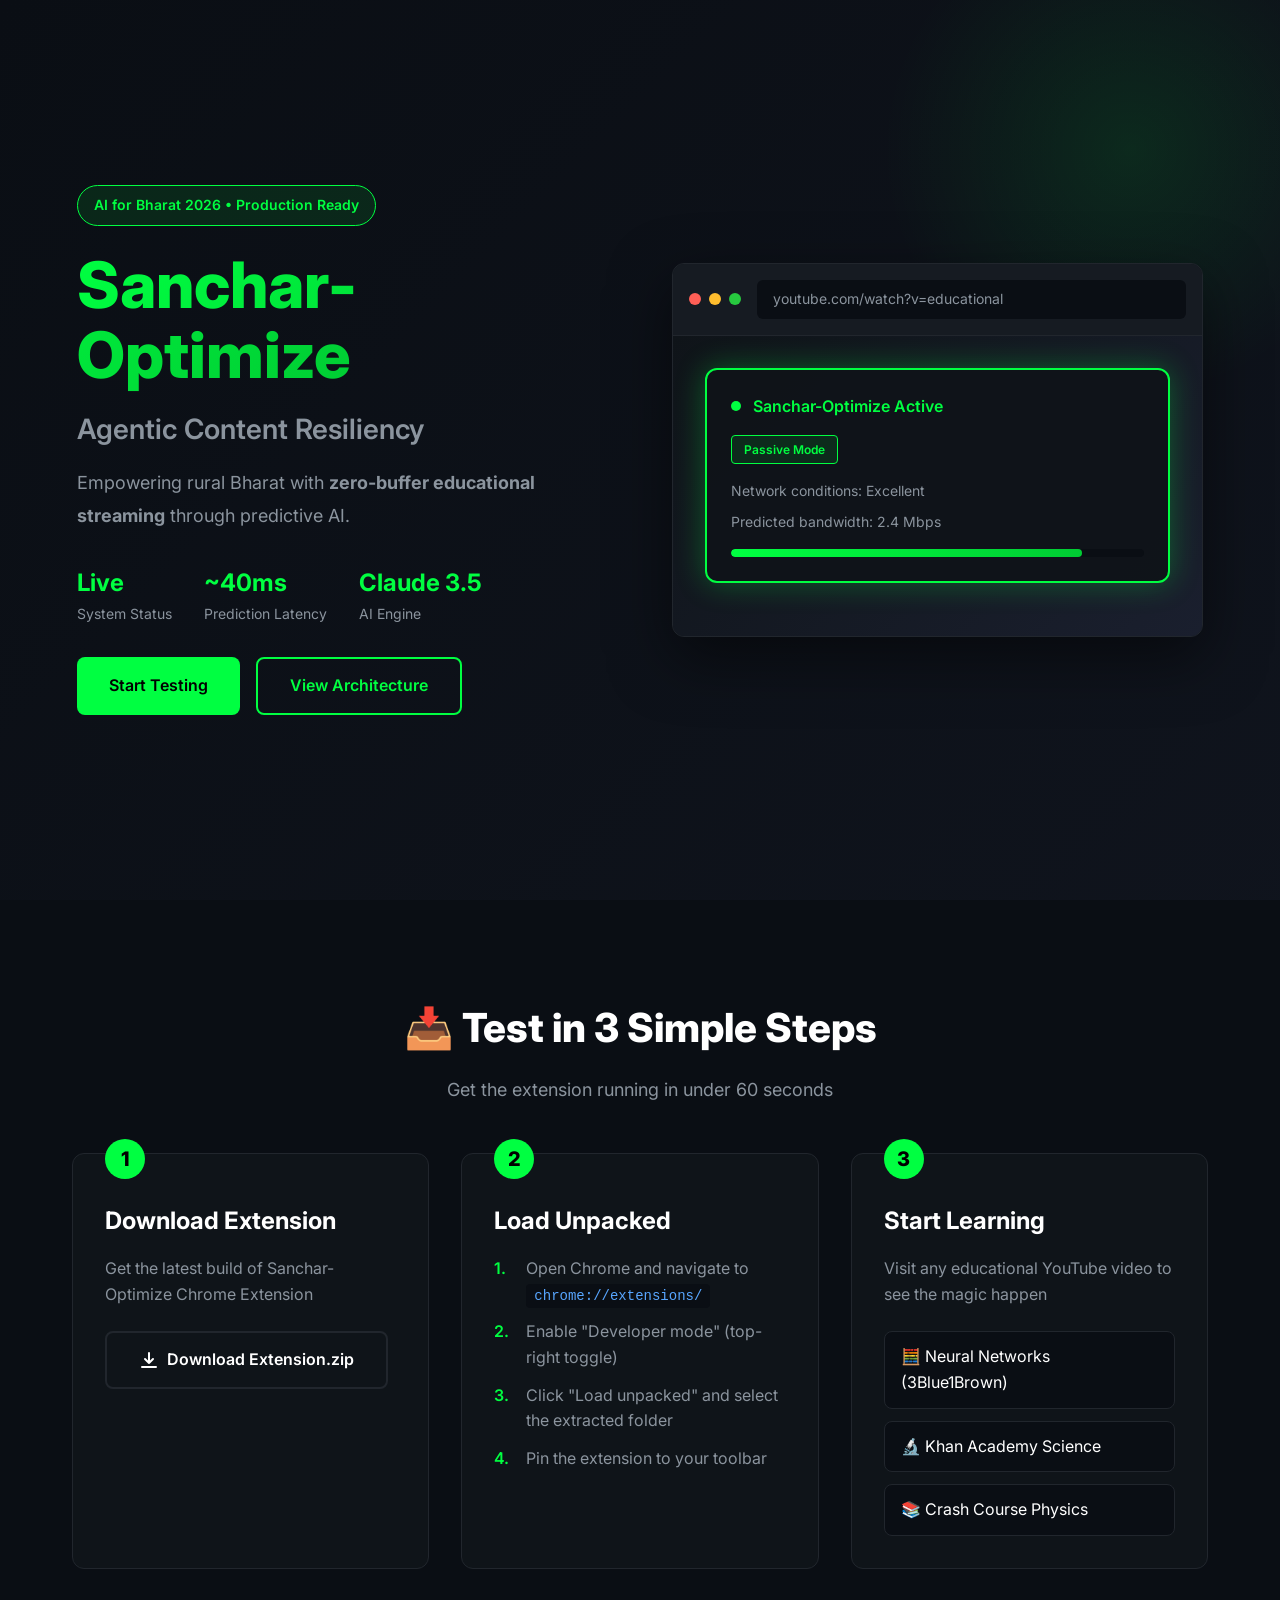
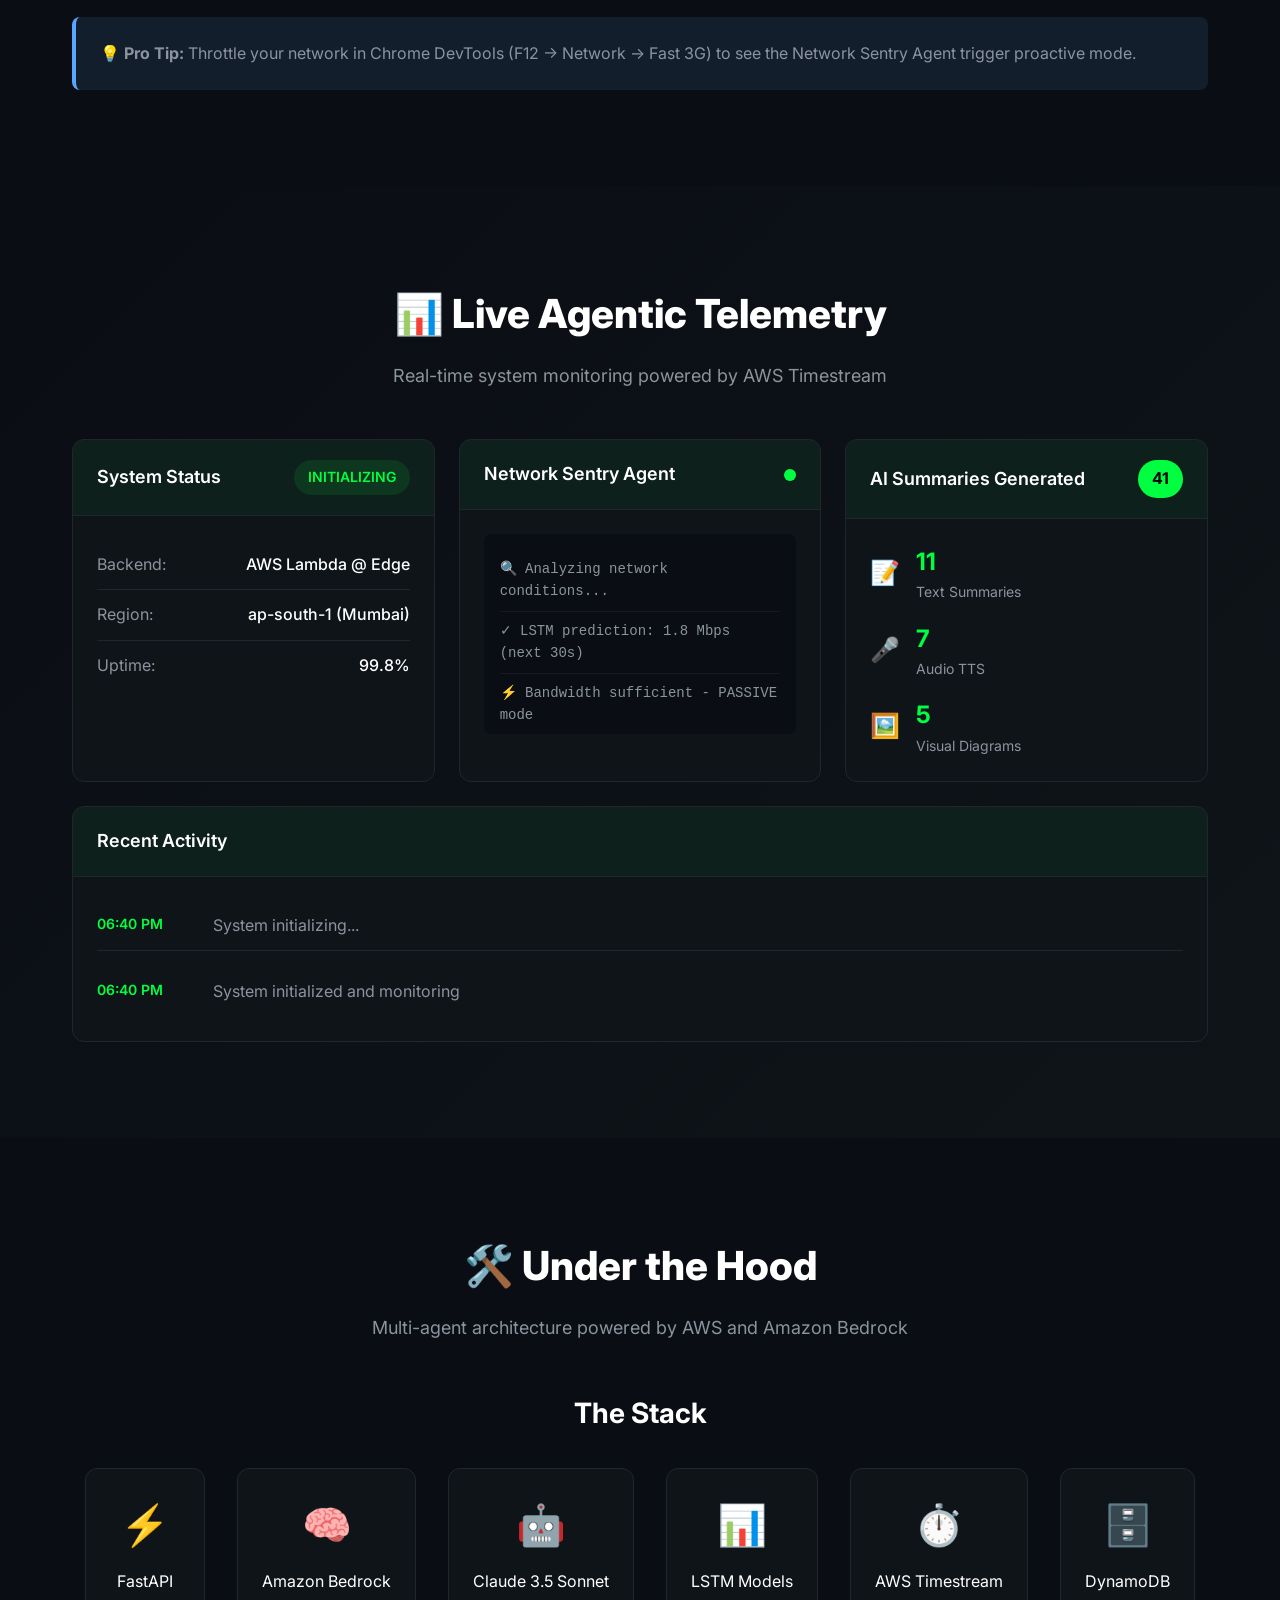
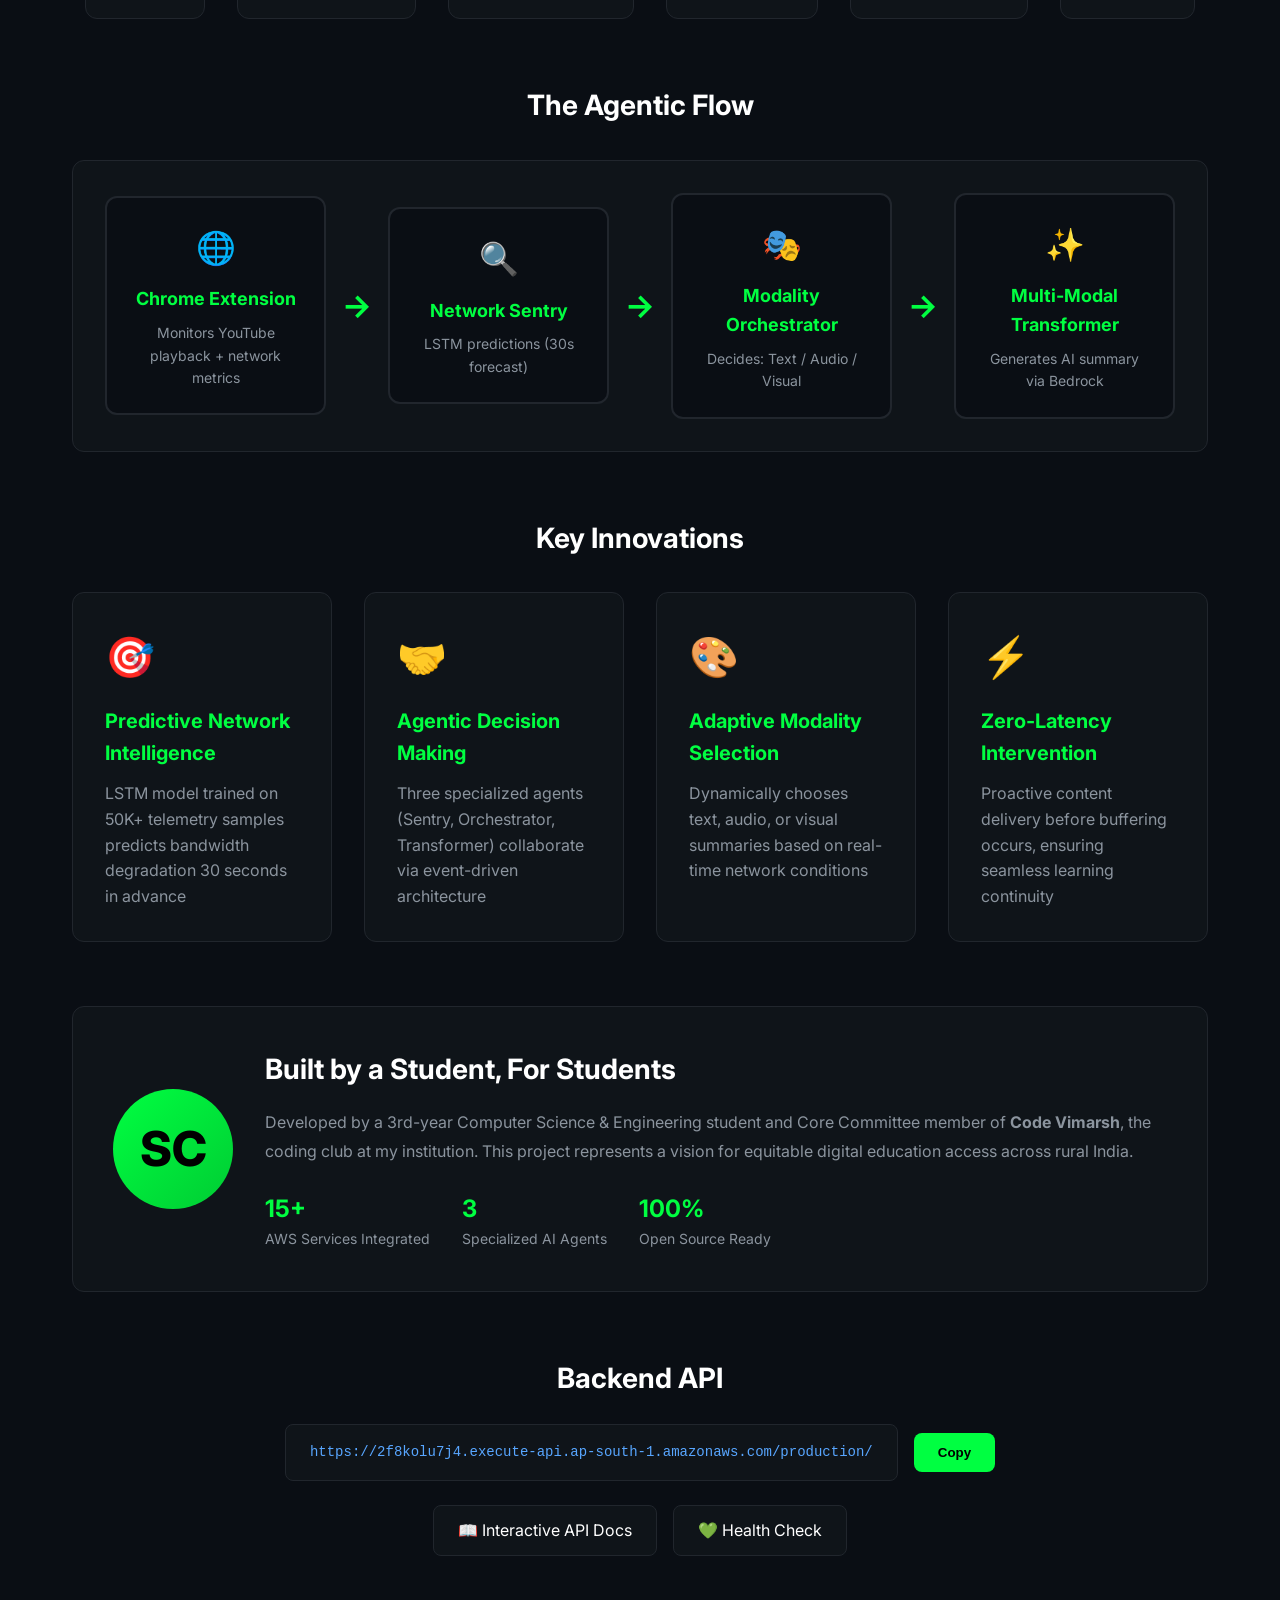
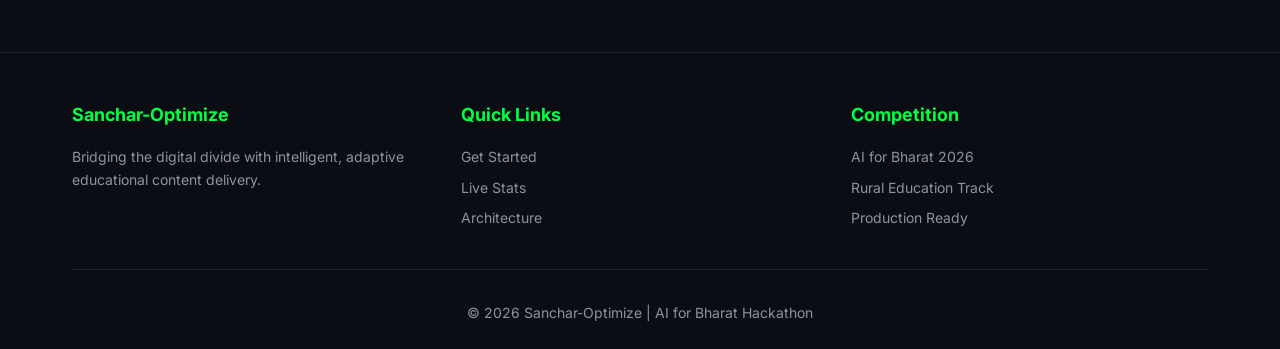
<file: frontend/index.html>
<!DOCTYPE html>
<html lang="en">
<head>
    <meta charset="UTF-8">
    <meta name="viewport" content="width=device-width, initial-scale=1.0">
    <meta name="description" content="Sanchar-Optimize: Agentic Content Resiliency for Rural Bharat - AI-powered zero-buffer educational streaming">
    <meta name="keywords" content="AI, Education, Rural India, Content Delivery, Machine Learning, AWS, Amazon Bedrock, LSTM, Educational Technology">
    <meta name="author" content="Sanchar-Optimize Team">
    
    <!-- Open Graph / Facebook -->
    <meta property="og:type" content="website">
    <meta property="og:url" content="https://yoursite.com/">
    <meta property="og:title" content="Sanchar-Optimize | Agentic Content Resiliency">
    <meta property="og:description" content="Empowering rural Bharat with zero-buffer educational streaming through predictive AI. AI for Bharat 2026.">
    <meta property="og:image" content="https://yoursite.com/og-image.png">
    
    <!-- Twitter -->
    <meta property="twitter:card" content="summary_large_image">
    <meta property="twitter:url" content="https://yoursite.com/">
    <meta property="twitter:title" content="Sanchar-Optimize | Agentic Content Resiliency">
    <meta property="twitter:description" content="Empowering rural Bharat with zero-buffer educational streaming through predictive AI.">
    <meta property="twitter:image" content="https://yoursite.com/og-image.png">
    
    <!-- Favicon -->
    <link rel="icon" type="image/svg+xml" href="favicon.svg">
    <link rel="alternate icon" href="favicon.ico">
    <link rel="apple-touch-icon" href="apple-touch-icon.png">
    
    <!-- Theme Color -->
    <meta name="theme-color" content="#00FF41">
    
    <title>Sanchar-Optimize | AI for Bharat 2026</title>
    <link rel="stylesheet" href="styles.css">
    <link rel="preconnect" href="https://fonts.googleapis.com">
    <link rel="preconnect" href="https://fonts.gstatic.com" crossorigin>
    <link href="https://fonts.googleapis.com/css2?family=Inter:wght@300;400;600;700;800&display=swap" rel="stylesheet">
</head>
<body>
    <!-- Hero Section -->
    <section class="hero">
        <div class="hero-content">
            <div class="hero-badge">AI for Bharat 2026 • Production Ready</div>
            <h1 class="hero-title">
                <span class="gradient-text">Sanchar-Optimize</span>
            </h1>
            <h2 class="hero-subtitle">Agentic Content Resiliency</h2>
            <p class="hero-description">
                Empowering rural Bharat with <strong>zero-buffer educational streaming</strong> through predictive AI.
            </p>
            <div class="hero-stats">
                <div class="stat-item">
                    <span class="stat-number" id="active-users">Live</span>
                    <span class="stat-label">System Status</span>
                </div>
                <div class="stat-item">
                    <span class="stat-number" id="predictions">~40ms</span>
                    <span class="stat-label">Prediction Latency</span>
                </div>
                <div class="stat-item">
                    <span class="stat-number" id="summaries">Claude 3.5</span>
                    <span class="stat-label">AI Engine</span>
                </div>
            </div>
            <div class="hero-cta">
                <a href="#setup" class="btn btn-primary">Start Testing</a>
                <a href="#architecture" class="btn btn-secondary">View Architecture</a>
            </div>
        </div>
        <div class="hero-visual">
            <div class="browser-mock">
                <div class="browser-header">
                    <div class="browser-dots">
                        <span></span><span></span><span></span>
                    </div>
                    <div class="browser-url">youtube.com/watch?v=educational</div>
                </div>
                <div class="browser-content">
                    <div class="extension-overlay">
                        <div class="overlay-header">
                            <span class="status-indicator"></span>
                            <span>Sanchar-Optimize Active</span>
                        </div>
                        <div class="overlay-content">
                            <div class="mode-badge">Passive Mode</div>
                            <p class="overlay-text">Network conditions: Excellent</p>
                            <p class="overlay-text">Predicted bandwidth: 2.4 Mbps</p>
                            <div class="progress-bar">
                                <div class="progress-fill" style="width: 85%"></div>
                            </div>
                        </div>
                    </div>
                </div>
            </div>
        </div>
    </section>

    <!-- 3-Step Setup Section -->
    <section id="setup" class="setup-section">
        <div class="container">
            <h2 class="section-title">📥 Test in 3 Simple Steps</h2>
            <p class="section-subtitle">Get the extension running in under 60 seconds</p>
            
            <div class="setup-steps">
                <div class="step-card">
                    <div class="step-number">1</div>
                    <h3>Download Extension</h3>
                    <p>Get the latest build of Sanchar-Optimize Chrome Extension</p>
                    <a href="../extension.zip" class="btn btn-outline" download>
                        <svg width="20" height="20" viewBox="0 0 20 20" fill="none" stroke="currentColor">
                            <path d="M10 13L10 3M10 13L6 9M10 13L14 9M3 17L17 17" stroke-width="2" stroke-linecap="round" stroke-linejoin="round"/>
                        </svg>
                        Download Extension.zip
                    </a>
                </div>

                <div class="step-card">
                    <div class="step-number">2</div>
                    <h3>Load Unpacked</h3>
                    <ol class="instruction-list">
                        <li>Open Chrome and navigate to <code>chrome://extensions/</code></li>
                        <li>Enable "Developer mode" (top-right toggle)</li>
                        <li>Click "Load unpacked" and select the extracted folder</li>
                        <li>Pin the extension to your toolbar</li>
                    </ol>
                </div>

                <div class="step-card">
                    <div class="step-number">3</div>
                    <h3>Start Learning</h3>
                    <p>Visit any educational YouTube video to see the magic happen</p>
                    <div class="test-links">
                        <a href="https://www.youtube.com/watch?v=aircAruvnKk" target="_blank" class="test-link">
                            🧮 Neural Networks (3Blue1Brown)
                        </a>
                        <a href="https://www.youtube.com/watch?v=HEfHFsfGXjs" target="_blank" class="test-link">
                            🔬 Khan Academy Science
                        </a>
                        <a href="https://www.youtube.com/watch?v=RF7dDt3tVmI" target="_blank" class="test-link">
                            📚 Crash Course Physics
                        </a>
                    </div>
                </div>
            </div>

            <div class="testing-note">
                <strong>💡 Pro Tip:</strong> Throttle your network in Chrome DevTools (F12 → Network → Fast 3G) to see the Network Sentry Agent trigger proactive mode.
            </div>
        </div>
    </section>

    <!-- Live Telemetry Section -->
    <section id="telemetry" class="telemetry-section">
        <div class="container">
            <h2 class="section-title">📊 Live Agentic Telemetry</h2>
            <p class="section-subtitle">Real-time system monitoring powered by AWS Timestream</p>

            <div class="telemetry-grid">
                <div class="telemetry-card">
                    <div class="card-header">
                        <h3>System Status</h3>
                        <span class="status-badge status-active" id="system-status">ACTIVE</span>
                    </div>
                    <div class="card-body">
                        <div class="status-item">
                            <span class="label">Backend:</span>
                            <span class="value">AWS Lambda @ Edge</span>
                        </div>
                        <div class="status-item">
                            <span class="label">Region:</span>
                            <span class="value">ap-south-1 (Mumbai)</span>
                        </div>
                        <div class="status-item">
                            <span class="label">Uptime:</span>
                            <span class="value" id="uptime">99.8%</span>
                        </div>
                    </div>
                </div>

                <div class="telemetry-card">
                    <div class="card-header">
                        <h3>Network Sentry Agent</h3>
                        <div class="heartbeat-indicator"></div>
                    </div>
                    <div class="card-body">
                        <div class="log-container" id="prediction-log">
                            <div class="log-entry">🔍 Analyzing network conditions...</div>
                            <div class="log-entry">✓ LSTM prediction: 1.8 Mbps (next 30s)</div>
                            <div class="log-entry">⚡ Bandwidth sufficient - PASSIVE mode</div>
                            <div class="log-entry">🔍 Monitoring latency: 42ms avg</div>
                            <div class="log-entry">✓ Connection stable - no intervention needed</div>
                        </div>
                    </div>
                </div>

                <div class="telemetry-card">
                    <div class="card-header">
                        <h3>AI Summaries Generated</h3>
                        <span class="count-badge" id="summary-count">0</span>
                    </div>
                    <div class="card-body">
                        <div class="summary-stats">
                            <div class="stat-row">
                                <span class="stat-icon">📝</span>
                                <div class="stat-info">
                                    <div class="stat-number" id="text-summaries">0</div>
                                    <div class="stat-text">Text Summaries</div>
                                </div>
                            </div>
                            <div class="stat-row">
                                <span class="stat-icon">🎤</span>
                                <div class="stat-info">
                                    <div class="stat-number" id="audio-summaries">0</div>
                                    <div class="stat-text">Audio TTS</div>
                                </div>
                            </div>
                            <div class="stat-row">
                                <span class="stat-icon">🖼️</span>
                                <div class="stat-info">
                                    <div class="stat-number" id="visual-summaries">0</div>
                                    <div class="stat-text">Visual Diagrams</div>
                                </div>
                            </div>
                        </div>
                    </div>
                </div>

                <div class="telemetry-card full-width">
                    <div class="card-header">
                        <h3>Recent Activity</h3>
                    </div>
                    <div class="card-body">
                        <div class="activity-timeline" id="activity-timeline">
                            <div class="timeline-item">
                                <span class="timeline-time">Just now</span>
                                <span class="timeline-text">System initialized and monitoring</span>
                            </div>
                        </div>
                    </div>
                </div>
            </div>
        </div>
    </section>

    <!-- Architecture Section -->
    <section id="architecture" class="architecture-section">
        <div class="container">
            <h2 class="section-title">🛠️ Under the Hood</h2>
            <p class="section-subtitle">Multi-agent architecture powered by AWS and Amazon Bedrock</p>

            <div class="tech-stack">
                <h3>The Stack</h3>
                <div class="tech-icons">
                    <div class="tech-item">
                        <div class="tech-icon">⚡</div>
                        <span>FastAPI</span>
                    </div>
                    <div class="tech-item">
                        <div class="tech-icon">🧠</div>
                        <span>Amazon Bedrock</span>
                    </div>
                    <div class="tech-item">
                        <div class="tech-icon">🤖</div>
                        <span>Claude 3.5 Sonnet</span>
                    </div>
                    <div class="tech-item">
                        <div class="tech-icon">📊</div>
                        <span>LSTM Models</span>
                    </div>
                    <div class="tech-item">
                        <div class="tech-icon">⏱️</div>
                        <span>AWS Timestream</span>
                    </div>
                    <div class="tech-item">
                        <div class="tech-icon">🗄️</div>
                        <span>DynamoDB</span>
                    </div>
                </div>
            </div>

            <div class="architecture-flow">
                <h3>The Agentic Flow</h3>
                <div class="flow-diagram">
                    <div class="flow-node">
                        <div class="node-icon">🌐</div>
                        <h4>Chrome Extension</h4>
                        <p>Monitors YouTube playback + network metrics</p>
                    </div>
                    <div class="flow-arrow">→</div>
                    <div class="flow-node">
                        <div class="node-icon">🔍</div>
                        <h4>Network Sentry</h4>
                        <p>LSTM predictions (30s forecast)</p>
                    </div>
                    <div class="flow-arrow">→</div>
                    <div class="flow-node">
                        <div class="node-icon">🎭</div>
                        <h4>Modality Orchestrator</h4>
                        <p>Decides: Text / Audio / Visual</p>
                    </div>
                    <div class="flow-arrow">→</div>
                    <div class="flow-node">
                        <div class="node-icon">✨</div>
                        <h4>Multi-Modal Transformer</h4>
                        <p>Generates AI summary via Bedrock</p>
                    </div>
                </div>
            </div>

            <div class="key-features">
                <h3>Key Innovations</h3>
                <div class="features-grid">
                    <div class="feature-card">
                        <div class="feature-icon">🎯</div>
                        <h4>Predictive Network Intelligence</h4>
                        <p>LSTM model trained on 50K+ telemetry samples predicts bandwidth degradation 30 seconds in advance</p>
                    </div>
                    <div class="feature-card">
                        <div class="feature-icon">🤝</div>
                        <h4>Agentic Decision Making</h4>
                        <p>Three specialized agents (Sentry, Orchestrator, Transformer) collaborate via event-driven architecture</p>
                    </div>
                    <div class="feature-card">
                        <div class="feature-icon">🎨</div>
                        <h4>Adaptive Modality Selection</h4>
                        <p>Dynamically chooses text, audio, or visual summaries based on real-time network conditions</p>
                    </div>
                    <div class="feature-card">
                        <div class="feature-icon">⚡</div>
                        <h4>Zero-Latency Intervention</h4>
                        <p>Proactive content delivery before buffering occurs, ensuring seamless learning continuity</p>
                    </div>
                </div>
            </div>

            <div class="developer-section">
                <div class="developer-card">
                    <div class="developer-avatar">
                        <div class="avatar-placeholder">
                            <span>SC</span>
                        </div>
                    </div>
                    <div class="developer-info">
                        <h3>Built by a Student, For Students</h3>
                        <p class="developer-bio">
                            Developed by a 3rd-year Computer Science & Engineering student and Core Committee member of 
                            <strong>Code Vimarsh</strong>, the coding club at my institution. This project represents a vision 
                            for equitable digital education access across rural India.
                        </p>
                        <div class="developer-stats">
                            <div class="dev-stat">
                                <strong>15+</strong>
                                <span>AWS Services Integrated</span>
                            </div>
                            <div class="dev-stat">
                                <strong>3</strong>
                                <span>Specialized AI Agents</span>
                            </div>
                            <div class="dev-stat">
                                <strong>100%</strong>
                                <span>Open Source Ready</span>
                            </div>
                        </div>
                    </div>
                </div>
            </div>

            <div class="api-docs">
                <h3>Backend API</h3>
                <div class="api-endpoint">
                    <code>https://2f8kolu7j4.execute-api.ap-south-1.amazonaws.com/production/</code>
                    <button class="copy-btn" onclick="copyEndpoint()">Copy</button>
                </div>
                <div class="api-links">
                    <a href="https://2f8kolu7j4.execute-api.ap-south-1.amazonaws.com/production/docs" target="_blank" class="api-link">📖 Interactive API Docs</a>
                    <a href="https://2f8kolu7j4.execute-api.ap-south-1.amazonaws.com/production/health" target="_blank" class="api-link">💚 Health Check</a>
                </div>
            </div>
        </div>
    </section>

    <!-- Footer -->
    <footer class="footer">
        <div class="container">
            <div class="footer-content">
                <div class="footer-section">
                    <h4>Sanchar-Optimize</h4>
                    <p>Bridging the digital divide with intelligent, adaptive educational content delivery.</p>
                </div>
                <div class="footer-section">
                    <h4>Quick Links</h4>
                    <ul>
                        <li><a href="#setup">Get Started</a></li>
                        <li><a href="#telemetry">Live Stats</a></li>
                        <li><a href="#architecture">Architecture</a></li>
                    </ul>
                </div>
                <div class="footer-section">
                    <h4>Competition</h4>
                    <ul>
                        <li>AI for Bharat 2026</li>
                        <li>Rural Education Track</li>
                        <li>Production Ready</li>
                    </ul>
                </div>
            </div>
            <div class="footer-bottom">
                <p>&copy; 2026 Sanchar-Optimize | AI for Bharat Hackathon</p>
            </div>
        </div>
    </footer>

    <script src="script.js"></script>
</body>
</html>
</file>
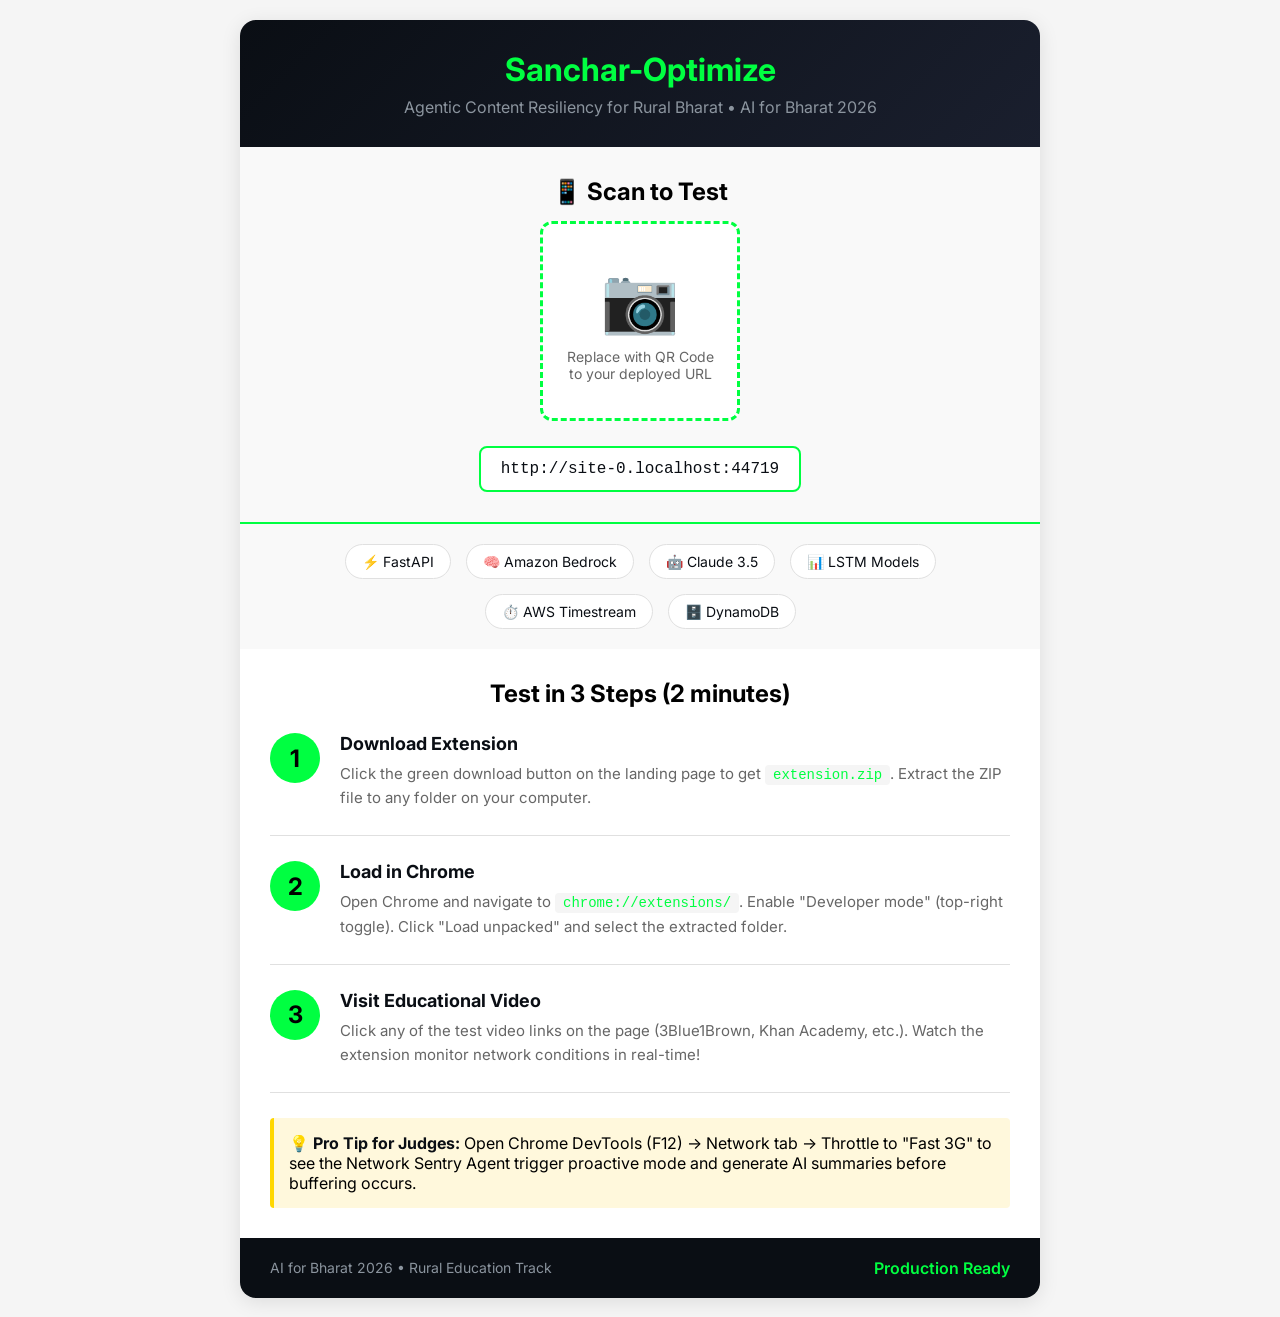
<file: frontend/judge-card.html>
<!DOCTYPE html>
<html lang="en">
<head>
    <meta charset="UTF-8">
    <meta name="viewport" content="width=device-width, initial-scale=1.0">
    <title>Sanchar-Optimize - Judge Quick Start</title>
    <style>
        @import url('https://fonts.googleapis.com/css2?family=Inter:wght@400;600;700&display=swap');
        
        * {
            margin: 0;
            padding: 0;
            box-sizing: border-box;
        }
        
        body {
            font-family: 'Inter', sans-serif;
            background: #f5f5f5;
            padding: 20px;
        }
        
        .card {
            max-width: 800px;
            margin: 0 auto;
            background: white;
            border-radius: 16px;
            box-shadow: 0 4px 20px rgba(0, 0, 0, 0.1);
            overflow: hidden;
        }
        
        .header {
            background: linear-gradient(135deg, #0a0e14 0%, #1a1f2e 100%);
            color: white;
            padding: 30px;
            text-align: center;
        }
        
        .header h1 {
            font-size: 2rem;
            margin-bottom: 8px;
            color: #00FF41;
        }
        
        .header p {
            font-size: 1rem;
            color: #8b949e;
        }
        
        .qr-section {
            text-align: center;
            padding: 30px;
            background: #f9f9f9;
            border-bottom: 2px solid #00FF41;
        }
        
        .qr-placeholder {
            width: 200px;
            height: 200px;
            margin: 0 auto 15px;
            border: 3px dashed #00FF41;
            border-radius: 12px;
            display: flex;
            align-items: center;
            justify-content: center;
            font-size: 0.875rem;
            color: #666;
            background: white;
        }
        
        .url {
            font-family: 'Courier New', monospace;
            background: white;
            padding: 12px 20px;
            border-radius: 8px;
            font-size: 1rem;
            color: #0a0e14;
            border: 2px solid #00FF41;
            display: inline-block;
            margin-top: 10px;
        }
        
        .steps {
            padding: 30px;
        }
        
        .step {
            display: flex;
            gap: 20px;
            margin-bottom: 25px;
            padding-bottom: 25px;
            border-bottom: 1px solid #e0e0e0;
        }
        
        .step:last-child {
            border-bottom: none;
            margin-bottom: 0;
            padding-bottom: 0;
        }
        
        .step-number {
            flex-shrink: 0;
            width: 50px;
            height: 50px;
            background: #00FF41;
            color: #000;
            border-radius: 50%;
            display: flex;
            align-items: center;
            justify-content: center;
            font-size: 1.5rem;
            font-weight: 700;
        }
        
        .step-content h3 {
            font-size: 1.125rem;
            margin-bottom: 8px;
            color: #0a0e14;
        }
        
        .step-content p {
            font-size: 0.9375rem;
            color: #666;
            line-height: 1.6;
        }
        
        .step-content code {
            background: #f5f5f5;
            padding: 2px 8px;
            border-radius: 4px;
            font-size: 0.875rem;
            color: #00FF41;
        }
        
        .footer {
            background: #0a0e14;
            color: white;
            padding: 20px 30px;
            display: flex;
            justify-content: space-between;
            align-items: center;
        }
        
        .footer-left {
            font-size: 0.875rem;
            color: #8b949e;
        }
        
        .footer-right {
            font-weight: 600;
            color: #00FF41;
        }
        
        .highlight-box {
            background: #fff8dc;
            border-left: 4px solid #ffd700;
            padding: 15px;
            margin-top: 20px;
            border-radius: 4px;
        }
        
        .highlight-box strong {
            color: #0a0e14;
        }
        
        .tech-stack {
            display: flex;
            justify-content: center;
            gap: 15px;
            padding: 20px 30px;
            background: #f9f9f9;
            flex-wrap: wrap;
        }
        
        .tech-badge {
            background: white;
            border: 1px solid #e0e0e0;
            padding: 8px 16px;
            border-radius: 20px;
            font-size: 0.875rem;
            color: #0a0e14;
        }
        
        @media print {
            body {
                background: white;
                padding: 0;
            }
            
            .card {
                box-shadow: none;
                max-width: 100%;
            }
        }
    </style>
</head>
<body>
    <div class="card">
        <div class="header">
            <h1>Sanchar-Optimize</h1>
            <p>Agentic Content Resiliency for Rural Bharat • AI for Bharat 2026</p>
        </div>
        
        <div class="qr-section">
            <h2 style="margin-bottom: 15px; font-size: 1.5rem;">📱 Scan to Test</h2>
            <div class="qr-placeholder">
                <div>
                    <div style="font-size: 4rem; margin-bottom: 10px;">📷</div>
                    <div>Replace with QR Code<br>to your deployed URL</div>
                </div>
            </div>
            <div class="url" id="deployment-url">your-deployed-url.com</div>
        </div>
        
        <div class="tech-stack">
            <div class="tech-badge">⚡ FastAPI</div>
            <div class="tech-badge">🧠 Amazon Bedrock</div>
            <div class="tech-badge">🤖 Claude 3.5</div>
            <div class="tech-badge">📊 LSTM Models</div>
            <div class="tech-badge">⏱️ AWS Timestream</div>
            <div class="tech-badge">🗄️ DynamoDB</div>
        </div>
        
        <div class="steps">
            <h2 style="margin-bottom: 25px; font-size: 1.5rem; text-align: center;">Test in 3 Steps (2 minutes)</h2>
            
            <div class="step">
                <div class="step-number">1</div>
                <div class="step-content">
                    <h3>Download Extension</h3>
                    <p>Click the green download button on the landing page to get <code>extension.zip</code>. Extract the ZIP file to any folder on your computer.</p>
                </div>
            </div>
            
            <div class="step">
                <div class="step-number">2</div>
                <div class="step-content">
                    <h3>Load in Chrome</h3>
                    <p>Open Chrome and navigate to <code>chrome://extensions/</code>. Enable "Developer mode" (top-right toggle). Click "Load unpacked" and select the extracted folder.</p>
                </div>
            </div>
            
            <div class="step">
                <div class="step-number">3</div>
                <div class="step-content">
                    <h3>Visit Educational Video</h3>
                    <p>Click any of the test video links on the page (3Blue1Brown, Khan Academy, etc.). Watch the extension monitor network conditions in real-time!</p>
                </div>
            </div>
            
            <div class="highlight-box">
                <strong>💡 Pro Tip for Judges:</strong> Open Chrome DevTools (F12) → Network tab → Throttle to "Fast 3G" to see the Network Sentry Agent trigger proactive mode and generate AI summaries before buffering occurs.
            </div>
        </div>
        
        <div class="footer">
            <div class="footer-left">
                AI for Bharat 2026 • Rural Education Track
            </div>
            <div class="footer-right">
                Production Ready
            </div>
        </div>
    </div>
    
    <script>
        // Auto-detect if deployed URL is available
        if (window.location.hostname !== 'localhost' && window.location.hostname !== '127.0.0.1') {
            document.getElementById('deployment-url').textContent = window.location.origin;
        }
    </script>
</body>
</html>
</file>
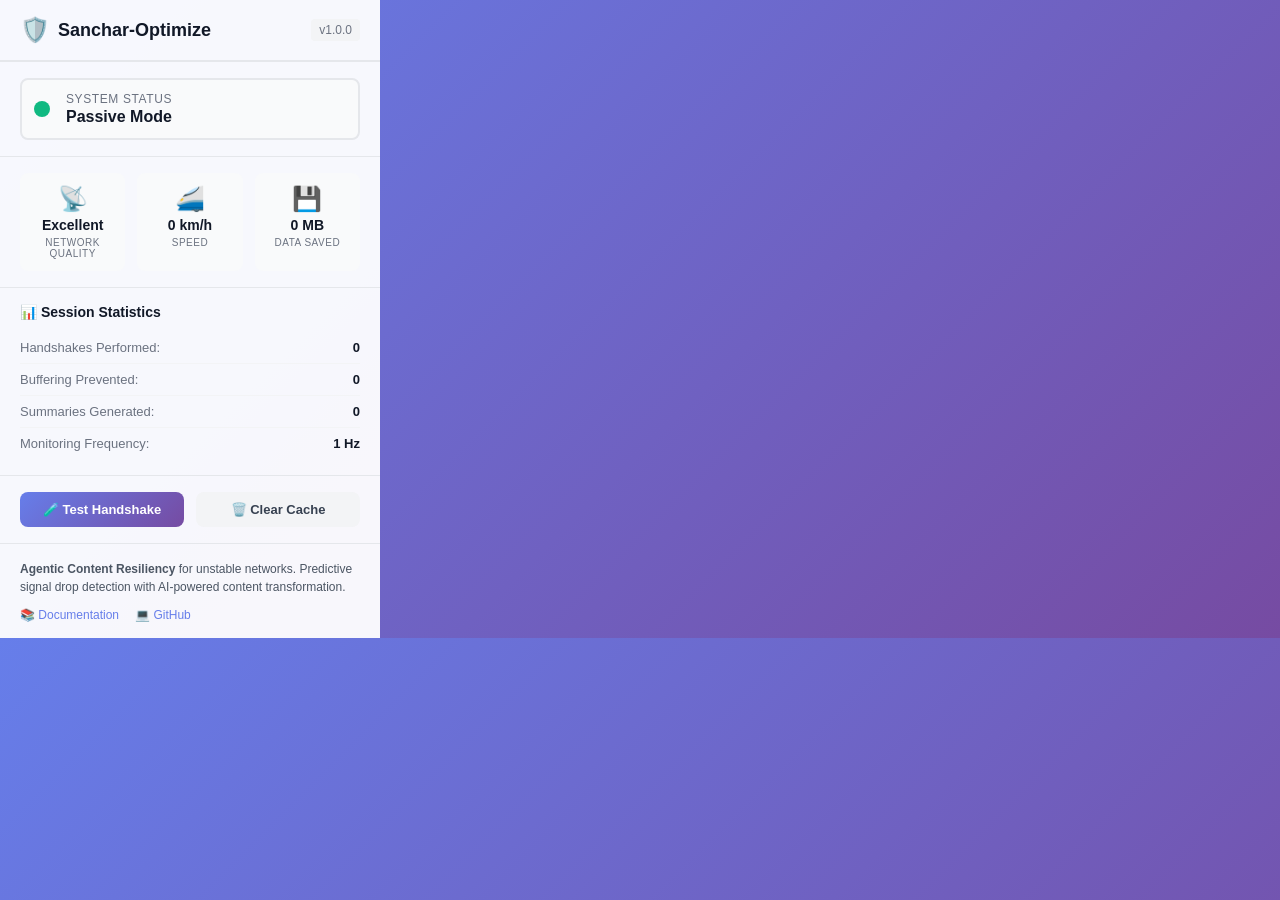
<file: extension/popup/popup.html>
<!DOCTYPE html>
<html lang="en">
<head>
  <meta charset="UTF-8">
  <meta name="viewport" content="width=device-width, initial-scale=1.0">
  <title>Sanchar-Optimize</title>
  <link rel="stylesheet" href="popup.css">
</head>
<body>
  <div class="popup-container">
    <!-- Header -->
    <div class="popup-header">
      <div class="popup-logo">
        <span class="popup-icon">🛡️</span>
        <h1>Sanchar-Optimize</h1>
      </div>
      <div class="popup-version">v1.0.0</div>
    </div>

    <!-- Status Section -->
    <div class="popup-status">
      <div class="status-card">
        <div class="status-indicator" id="status-indicator"></div>
        <div class="status-info">
          <div class="status-label">System Status</div>
          <div class="status-text" id="status-text">Passive Mode</div>
        </div>
      </div>
    </div>

    <!-- Metrics Section -->
    <div class="popup-metrics">
      <div class="metric-card">
        <div class="metric-icon">📡</div>
        <div class="metric-value" id="network-quality">Excellent</div>
        <div class="metric-label">Network Quality</div>
      </div>

      <div class="metric-card">
        <div class="metric-icon">🚄</div>
        <div class="metric-value" id="velocity">0 km/h</div>
        <div class="metric-label">Speed</div>
      </div>

      <div class="metric-card">
        <div class="metric-icon">💾</div>
        <div class="metric-value" id="data-saved">0 MB</div>
        <div class="metric-label">Data Saved</div>
      </div>
    </div>

    <!-- Quick Stats -->
    <div class="popup-stats">
      <h3>📊 Session Statistics</h3>
      <div class="stat-row">
        <span class="stat-label">Handshakes Performed:</span>
        <span class="stat-value" id="handshakes">0</span>
      </div>
      <div class="stat-row">
        <span class="stat-label">Buffering Prevented:</span>
        <span class="stat-value" id="buffering-prevented">0</span>
      </div>
      <div class="stat-row">
        <span class="stat-label">Summaries Generated:</span>
        <span class="stat-value" id="summaries-generated">0</span>
      </div>
      <div class="stat-row">
        <span class="stat-label">Monitoring Frequency:</span>
        <span class="stat-value" id="monitoring-freq">1 Hz</span>
      </div>
    </div>

    <!-- Controls -->
    <div class="popup-controls">
      <button class="btn btn-primary" id="test-handshake">
        🧪 Test Handshake
      </button>
      <button class="btn btn-secondary" id="clear-cache">
        🗑️ Clear Cache
      </button>
    </div>

    <!-- About Section -->
    <div class="popup-about">
      <p class="about-text">
        <strong>Agentic Content Resiliency</strong> for unstable networks. 
        Predictive signal drop detection with AI-powered content transformation.
      </p>
      <div class="about-links">
        <a href="#" id="view-docs">📚 Documentation</a>
        <a href="#" id="view-github">💻 GitHub</a>
      </div>
    </div>

    <!-- Footer -->
  
  <script src="popup.js"></script>
</body>
</html>
</file>
<file: frontend/styles.css>
:root {
    --matrix-green: #00FF41;
    --dark-bg: #0a0e14;
    --card-bg: #0f1419;
    --text-primary: #ffffff;
    --text-secondary: #8b949e;
    --accent-blue: #58a6ff;
    --border-color: #21262d;
    --success-green: #00FF41;
    --warning-yellow: #ffd700;
}

* {
    margin: 0;
    padding: 0;
    box-sizing: border-box;
}

body {
    font-family: 'Inter', -apple-system, BlinkMacSystemFont, 'Segoe UI', Roboto, sans-serif;
    background: linear-gradient(135deg, #0a0e14 0%, #1a1f2e 100%);
    color: var(--text-primary);
    line-height: 1.6;
    overflow-x: hidden;
}

/* Hero Section */
.hero {
    min-height: 100vh;
    display: flex;
    align-items: center;
    justify-content: space-between;
    padding: 4rem 6%;
    gap: 4rem;
    position: relative;
    overflow: hidden;
}

.hero::before {
    content: '';
    position: absolute;
    width: 500px;
    height: 500px;
    background: radial-gradient(circle, rgba(0, 255, 65, 0.1) 0%, transparent 70%);
    top: -100px;
    right: -100px;
    border-radius: 50%;
    z-index: 0;
}

.hero-content {
    flex: 1;
    max-width: 600px;
    z-index: 1;
}

.hero-badge {
    display: inline-block;
    padding: 0.5rem 1rem;
    background: rgba(0, 255, 65, 0.1);
    border: 1px solid var(--matrix-green);
    border-radius: 50px;
    font-size: 0.875rem;
    font-weight: 600;
    color: var(--matrix-green);
    margin-bottom: 1.5rem;
    animation: pulse 2s ease-in-out infinite;
}

@keyframes pulse {
    0%, 100% { opacity: 1; }
    50% { opacity: 0.7; }
}

.hero-title {
    font-size: 4rem;
    font-weight: 800;
    line-height: 1.1;
    margin-bottom: 1rem;
}

.gradient-text {
    background: linear-gradient(135deg, var(--matrix-green) 0%, #00cc33 100%);
    -webkit-background-clip: text;
    -webkit-text-fill-color: transparent;
    background-clip: text;
}

.hero-subtitle {
    font-size: 1.75rem;
    font-weight: 600;
    color: var(--text-secondary);
    margin-bottom: 1rem;
}

.hero-description {
    font-size: 1.125rem;
    color: var(--text-secondary);
    margin-bottom: 2rem;
    line-height: 1.8;
}

.hero-stats {
    display: flex;
    gap: 2rem;
    margin-bottom: 2rem;
}

.stat-item {
    display: flex;
    flex-direction: column;
}

.stat-number {
    font-size: 1.5rem;
    font-weight: 700;
    color: var(--matrix-green);
}

.stat-label {
    font-size: 0.875rem;
    color: var(--text-secondary);
}

.hero-cta {
    display: flex;
    gap: 1rem;
    flex-wrap: wrap;
}

.btn {
    padding: 0.875rem 2rem;
    border-radius: 8px;
    font-weight: 600;
    text-decoration: none;
    display: inline-flex;
    align-items: center;
    gap: 0.5rem;
    transition: all 0.3s ease;
    border: none;
    cursor: pointer;
    font-size: 1rem;
}

.btn-primary {
    background: var(--matrix-green);
    color: #000;
}

.btn-primary:hover {
    background: #00cc33;
    transform: translateY(-2px);
    box-shadow: 0 8px 16px rgba(0, 255, 65, 0.3);
}

.btn-secondary {
    background: transparent;
    color: var(--matrix-green);
    border: 2px solid var(--matrix-green);
}

.btn-secondary:hover {
    background: rgba(0, 255, 65, 0.1);
    transform: translateY(-2px);
}

.btn-outline {
    background: transparent;
    color: var(--text-primary);
    border: 2px solid var(--border-color);
}

.btn-outline:hover {
    border-color: var(--matrix-green);
    background: rgba(0, 255, 65, 0.05);
}

/* Hero Visual */
.hero-visual {
    flex: 1;
    max-width: 600px;
    z-index: 1;
}

.browser-mock {
    background: var(--card-bg);
    border: 1px solid var(--border-color);
    border-radius: 12px;
    overflow: hidden;
    box-shadow: 0 20px 60px rgba(0, 0, 0, 0.5);
}

.browser-header {
    background: #161b22;
    padding: 1rem;
    display: flex;
    align-items: center;
    gap: 1rem;
    border-bottom: 1px solid var(--border-color);
}

.browser-dots {
    display: flex;
    gap: 0.5rem;
}

.browser-dots span {
    width: 12px;
    height: 12px;
    border-radius: 50%;
    background: var(--border-color);
}

.browser-dots span:nth-child(1) {
    background: #ff5f56;
}

.browser-dots span:nth-child(2) {
    background: #ffbd2e;
}

.browser-dots span:nth-child(3) {
    background: #27c93f;
}

.browser-url {
    flex: 1;
    background: var(--dark-bg);
    padding: 0.5rem 1rem;
    border-radius: 6px;
    font-size: 0.875rem;
    color: var(--text-secondary);
}

.browser-content {
    padding: 2rem;
    min-height: 300px;
    background: linear-gradient(135deg, #0f1419 0%, #1a1f2e 100%);
    position: relative;
}

.extension-overlay {
    background: rgba(15, 20, 25, 0.95);
    border: 2px solid var(--matrix-green);
    border-radius: 12px;
    padding: 1.5rem;
    box-shadow: 0 0 30px rgba(0, 255, 65, 0.3);
    animation: overlayGlow 2s ease-in-out infinite;
}

@keyframes overlayGlow {
    0%, 100% {
        box-shadow: 0 0 30px rgba(0, 255, 65, 0.3);
    }
    50% {
        box-shadow: 0 0 40px rgba(0, 255, 65, 0.5);
    }
}

.overlay-header {
    display: flex;
    align-items: center;
    gap: 0.75rem;
    margin-bottom: 1rem;
    font-weight: 600;
    color: var(--matrix-green);
}

.status-indicator {
    width: 10px;
    height: 10px;
    background: var(--matrix-green);
    border-radius: 50%;
    animation: blink 1.5s ease-in-out infinite;
}

@keyframes blink {
    0%, 100% { opacity: 1; }
    50% { opacity: 0.3; }
}

.overlay-content {
    color: var(--text-secondary);
}

.mode-badge {
    display: inline-block;
    padding: 0.25rem 0.75rem;
    background: rgba(0, 255, 65, 0.1);
    border: 1px solid var(--matrix-green);
    border-radius: 4px;
    font-size: 0.75rem;
    font-weight: 600;
    color: var(--matrix-green);
    margin-bottom: 1rem;
}

.overlay-text {
    font-size: 0.875rem;
    margin-bottom: 0.5rem;
}

.progress-bar {
    width: 100%;
    height: 8px;
    background: var(--dark-bg);
    border-radius: 4px;
    overflow: hidden;
    margin-top: 1rem;
}

.progress-fill {
    height: 100%;
    background: linear-gradient(90deg, var(--matrix-green) 0%, #00cc33 100%);
    border-radius: 4px;
    animation: progressMove 2s ease-in-out infinite;
}

@keyframes progressMove {
    0%, 100% { width: 85%; }
    50% { width: 75%; }
}

/* Container */
.container {
    max-width: 1200px;
    margin: 0 auto;
    padding: 0 2rem;
}

/* Section Styles */
section {
    padding: 6rem 0;
}

.section-title {
    font-size: 2.5rem;
    font-weight: 800;
    text-align: center;
    margin-bottom: 1rem;
}

.section-subtitle {
    text-align: center;
    font-size: 1.125rem;
    color: var(--text-secondary);
    margin-bottom: 3rem;
}

/* Setup Section */
.setup-section {
    background: var(--dark-bg);
}

.setup-steps {
    display: grid;
    grid-template-columns: repeat(auto-fit, minmax(300px, 1fr));
    gap: 2rem;
    margin-bottom: 3rem;
}

.step-card {
    background: var(--card-bg);
    border: 1px solid var(--border-color);
    border-radius: 12px;
    padding: 2rem;
    position: relative;
    transition: all 0.3s ease;
}

.step-card:hover {
    border-color: var(--matrix-green);
    transform: translateY(-4px);
    box-shadow: 0 12px 24px rgba(0, 255, 65, 0.1);
}

.step-number {
    position: absolute;
    top: -15px;
    left: 2rem;
    width: 40px;
    height: 40px;
    background: var(--matrix-green);
    color: #000;
    border-radius: 50%;
    display: flex;
    align-items: center;
    justify-content: center;
    font-weight: 800;
    font-size: 1.25rem;
}

.step-card h3 {
    margin: 1rem 0;
    font-size: 1.5rem;
}

.step-card p {
    color: var(--text-secondary);
    margin-bottom: 1.5rem;
}

.instruction-list {
    list-style: none;
    counter-reset: instruction-counter;
}

.instruction-list li {
    counter-increment: instruction-counter;
    padding-left: 2rem;
    margin-bottom: 0.75rem;
    position: relative;
    color: var(--text-secondary);
}

.instruction-list li::before {
    content: counter(instruction-counter) ".";
    position: absolute;
    left: 0;
    color: var(--matrix-green);
    font-weight: 600;
}

code {
    background: var(--dark-bg);
    padding: 0.25rem 0.5rem;
    border-radius: 4px;
    font-family: 'Courier New', monospace;
    color: var(--accent-blue);
    font-size: 0.875rem;
}

.test-links {
    display: flex;
    flex-direction: column;
    gap: 0.75rem;
}

.test-link {
    padding: 0.75rem 1rem;
    background: var(--dark-bg);
    border: 1px solid var(--border-color);
    border-radius: 8px;
    color: var(--text-primary);
    text-decoration: none;
    transition: all 0.3s ease;
    display: block;
}

.test-link:hover {
    border-color: var(--matrix-green);
    background: rgba(0, 255, 65, 0.05);
    transform: translateX(4px);
}

.testing-note {
    background: rgba(88, 166, 255, 0.1);
    border-left: 4px solid var(--accent-blue);
    padding: 1.5rem;
    border-radius: 8px;
    color: var(--text-secondary);
}

/* Telemetry Section */
.telemetry-section {
    background: linear-gradient(135deg, #0a0e14 0%, #0f1419 100%);
}

.telemetry-grid {
    display: grid;
    grid-template-columns: repeat(auto-fit, minmax(300px, 1fr));
    gap: 1.5rem;
}

.telemetry-card {
    background: var(--card-bg);
    border: 1px solid var(--border-color);
    border-radius: 12px;
    overflow: hidden;
    transition: all 0.3s ease;
}

.telemetry-card:hover {
    border-color: var(--matrix-green);
    box-shadow: 0 8px 16px rgba(0, 255, 65, 0.1);
}

.telemetry-card.full-width {
    grid-column: 1 / -1;
}

.card-header {
    background: rgba(0, 255, 65, 0.05);
    padding: 1.25rem 1.5rem;
    border-bottom: 1px solid var(--border-color);
    display: flex;
    justify-content: space-between;
    align-items: center;
}

.card-header h3 {
    font-size: 1.125rem;
    font-weight: 600;
}

.card-body {
    padding: 1.5rem;
}

.status-badge {
    padding: 0.375rem 0.875rem;
    border-radius: 50px;
    font-size: 0.875rem;
    font-weight: 600;
}

.status-active {
    background: rgba(0, 255, 65, 0.1);
    color: var(--matrix-green);
}

.status-item {
    display: flex;
    justify-content: space-between;
    padding: 0.75rem 0;
    border-bottom: 1px solid var(--border-color);
}

.status-item:last-child {
    border-bottom: none;
}

.status-item .label {
    color: var(--text-secondary);
}

.status-item .value {
    color: var(--text-primary);
    font-weight: 500;
}

.heartbeat-indicator {
    width: 12px;
    height: 12px;
    background: var(--matrix-green);
    border-radius: 50%;
    animation: heartbeat 1.5s ease-in-out infinite;
}

@keyframes heartbeat {
    0%, 100% {
        transform: scale(1);
        opacity: 1;
    }
    50% {
        transform: scale(1.3);
        opacity: 0.7;
    }
}

.log-container {
    background: var(--dark-bg);
    border-radius: 8px;
    padding: 1rem;
    max-height: 200px;
    overflow-y: auto;
    font-family: 'Courier New', monospace;
    font-size: 0.875rem;
}

.log-entry {
    padding: 0.5rem 0;
    color: var(--text-secondary);
    border-bottom: 1px solid rgba(255, 255, 255, 0.05);
}

.log-entry:last-child {
    border-bottom: none;
}

.count-badge {
    background: var(--matrix-green);
    color: #000;
    padding: 0.375rem 0.875rem;
    border-radius: 50px;
    font-weight: 700;
    font-size: 1rem;
}

.summary-stats {
    display: flex;
    flex-direction: column;
    gap: 1rem;
}

.stat-row {
    display: flex;
    align-items: center;
    gap: 1rem;
}

.stat-icon {
    font-size: 1.5rem;
}

.stat-info {
    flex: 1;
}

.stat-number {
    font-size: 1.5rem;
    font-weight: 700;
    color: var(--matrix-green);
}

.stat-text {
    font-size: 0.875rem;
    color: var(--text-secondary);
}

.activity-timeline {
    display: flex;
    flex-direction: column;
    gap: 1rem;
}

.timeline-item {
    display: flex;
    gap: 1rem;
    padding: 0.75rem 0;
    border-bottom: 1px solid var(--border-color);
}

.timeline-item:last-child {
    border-bottom: none;
}

.timeline-time {
    color: var(--matrix-green);
    font-weight: 600;
    font-size: 0.875rem;
    min-width: 100px;
}

.timeline-text {
    color: var(--text-secondary);
}

/* Architecture Section */
.architecture-section {
    background: var(--dark-bg);
}

.tech-stack {
    margin-bottom: 4rem;
}

.tech-stack h3 {
    text-align: center;
    font-size: 1.75rem;
    margin-bottom: 2rem;
}

.tech-icons {
    display: flex;
    justify-content: center;
    flex-wrap: wrap;
    gap: 2rem;
}

.tech-item {
    display: flex;
    flex-direction: column;
    align-items: center;
    gap: 0.75rem;
    padding: 1.5rem;
    background: var(--card-bg);
    border: 1px solid var(--border-color);
    border-radius: 12px;
    min-width: 120px;
    transition: all 0.3s ease;
}

.tech-item:hover {
    border-color: var(--matrix-green);
    transform: translateY(-4px);
    box-shadow: 0 8px 16px rgba(0, 255, 65, 0.1);
}

.tech-icon {
    font-size: 2.5rem;
}

.architecture-flow {
    margin-bottom: 4rem;
}

.architecture-flow h3 {
    text-align: center;
    font-size: 1.75rem;
    margin-bottom: 2rem;
}

.flow-diagram {
    display: flex;
    align-items: center;
    justify-content: center;
    flex-wrap: wrap;
    gap: 1rem;
    padding: 2rem;
    background: var(--card-bg);
    border: 1px solid var(--border-color);
    border-radius: 12px;
}

.flow-node {
    flex: 1;
    min-width: 200px;
    padding: 1.5rem;
    background: var(--dark-bg);
    border: 2px solid var(--border-color);
    border-radius: 12px;
    text-align: center;
    transition: all 0.3s ease;
}

.flow-node:hover {
    border-color: var(--matrix-green);
    transform: scale(1.05);
}

.node-icon {
    font-size: 2rem;
    margin-bottom: 0.75rem;
}

.flow-node h4 {
    font-size: 1.125rem;
    margin-bottom: 0.5rem;
    color: var(--matrix-green);
}

.flow-node p {
    font-size: 0.875rem;
    color: var(--text-secondary);
}

.flow-arrow {
    font-size: 2rem;
    color: var(--matrix-green);
    font-weight: bold;
}

.key-features {
    margin-bottom: 4rem;
}

.key-features h3 {
    text-align: center;
    font-size: 1.75rem;
    margin-bottom: 2rem;
}

.features-grid {
    display: grid;
    grid-template-columns: repeat(auto-fit, minmax(250px, 1fr));
    gap: 2rem;
}

.feature-card {
    background: var(--card-bg);
    border: 1px solid var(--border-color);
    border-radius: 12px;
    padding: 2rem;
    transition: all 0.3s ease;
}

.feature-card:hover {
    border-color: var(--matrix-green);
    transform: translateY(-4px);
    box-shadow: 0 12px 24px rgba(0, 255, 65, 0.1);
}

.feature-icon {
    font-size: 2.5rem;
    margin-bottom: 1rem;
}

.feature-card h4 {
    font-size: 1.25rem;
    margin-bottom: 0.75rem;
    color: var(--matrix-green);
}

.feature-card p {
    color: var(--text-secondary);
    line-height: 1.6;
}

.developer-section {
    margin-bottom: 4rem;
}

.developer-card {
    background: var(--card-bg);
    border: 1px solid var(--border-color);
    border-radius: 12px;
    padding: 2.5rem;
    display: flex;
    gap: 2rem;
    align-items: center;
}

.developer-avatar {
    flex-shrink: 0;
}

.avatar-placeholder {
    width: 120px;
    height: 120px;
    background: linear-gradient(135deg, var(--matrix-green) 0%, #00cc33 100%);
    border-radius: 50%;
    display: flex;
    align-items: center;
    justify-content: center;
    font-size: 3rem;
    font-weight: 800;
    color: #000;
}

.developer-info {
    flex: 1;
}

.developer-info h3 {
    font-size: 1.75rem;
    margin-bottom: 1rem;
}

.developer-bio {
    color: var(--text-secondary);
    line-height: 1.8;
    margin-bottom: 1.5rem;
}

.developer-stats {
    display: flex;
    gap: 2rem;
    flex-wrap: wrap;
}

.dev-stat {
    display: flex;
    flex-direction: column;
}

.dev-stat strong {
    font-size: 1.5rem;
    color: var(--matrix-green);
}

.dev-stat span {
    font-size: 0.875rem;
    color: var(--text-secondary);
}

.api-docs {
    text-align: center;
}

.api-docs h3 {
    font-size: 1.75rem;
    margin-bottom: 1.5rem;
}

.api-endpoint {
    display: flex;
    align-items: center;
    justify-content: center;
    gap: 1rem;
    margin-bottom: 1.5rem;
    flex-wrap: wrap;
}

.api-endpoint code {
    padding: 1rem 1.5rem;
    font-size: 0.875rem;
    background: var(--card-bg);
    border: 1px solid var(--border-color);
    border-radius: 8px;
}

.copy-btn {
    padding: 0.75rem 1.5rem;
    background: var(--matrix-green);
    color: #000;
    border: none;
    border-radius: 8px;
    font-weight: 600;
    cursor: pointer;
    transition: all 0.3s ease;
}

.copy-btn:hover {
    background: #00cc33;
    transform: translateY(-2px);
}

.api-links {
    display: flex;
    justify-content: center;
    gap: 1rem;
    flex-wrap: wrap;
}

.api-link {
    padding: 0.75rem 1.5rem;
    background: var(--card-bg);
    border: 1px solid var(--border-color);
    border-radius: 8px;
    color: var(--text-primary);
    text-decoration: none;
    transition: all 0.3s ease;
}

.api-link:hover {
    border-color: var(--matrix-green);
    background: rgba(0, 255, 65, 0.05);
}

/* Footer */
.footer {
    background: var(--dark-bg);
    border-top: 1px solid var(--border-color);
    padding: 3rem 0 1.5rem;
}

.footer-content {
    display: grid;
    grid-template-columns: repeat(auto-fit, minmax(200px, 1fr));
    gap: 2rem;
    margin-bottom: 2rem;
}

.footer-section h4 {
    font-size: 1.125rem;
    margin-bottom: 1rem;
    color: var(--matrix-green);
}

.footer-section p,
.footer-section ul {
    color: var(--text-secondary);
    font-size: 0.875rem;
}

.footer-section ul {
    list-style: none;
}

.footer-section ul li {
    margin-bottom: 0.5rem;
}

.footer-section a {
    color: var(--text-secondary);
    text-decoration: none;
    transition: color 0.3s ease;
}

.footer-section a:hover {
    color: var(--matrix-green);
}

.footer-bottom {
    text-align: center;
    padding-top: 2rem;
    border-top: 1px solid var(--border-color);
    color: var(--text-secondary);
    font-size: 0.875rem;
}

/* Responsive Design */
@media (max-width: 1024px) {
    .hero {
        flex-direction: column;
        padding: 3rem 4%;
    }

    .hero-title {
        font-size: 3rem;
    }

    .flow-diagram {
        flex-direction: column;
    }

    .flow-arrow {
        transform: rotate(90deg);
    }

    .developer-card {
        flex-direction: column;
        text-align: center;
    }
}

@media (max-width: 768px) {
    .hero-title {
        font-size: 2.5rem;
    }

    .hero-subtitle {
        font-size: 1.5rem;
    }

    .section-title {
        font-size: 2rem;
    }

    .setup-steps {
        grid-template-columns: 1fr;
    }

    .telemetry-grid {
        grid-template-columns: 1fr;
    }

    .hero-stats {
        flex-direction: column;
        gap: 1rem;
    }

    .tech-icons {
        gap: 1rem;
    }

    .features-grid {
        grid-template-columns: 1fr;
    }

    .developer-stats {
        justify-content: center;
    }
}

/* Smooth Scrolling */
html {
    scroll-behavior: smooth;
}

/* Custom Scrollbar */
::-webkit-scrollbar {
    width: 10px;
}

::-webkit-scrollbar-track {
    background: var(--dark-bg);
}

::-webkit-scrollbar-thumb {
    background: var(--border-color);
    border-radius: 5px;
}

::-webkit-scrollbar-thumb:hover {
    background: var(--matrix-green);
}
</file>
<file: extension/popup/popup.css>
/**
 * SANCHAR-OPTIMIZE: Popup Styles
 */

* {
  margin: 0;
  padding: 0;
  box-sizing: border-box;
}

body {
  width: 380px;
  min-height: 500px;
  font-family: -apple-system, BlinkMacSystemFont, 'Segoe UI', Roboto, 'Helvetica Neue', Arial, sans-serif;
  background: linear-gradient(135deg, #667eea 0%, #764ba2 100%);
  color: #1f2937;
}

.popup-container {
  display: flex;
  flex-direction: column;
  gap: 0;
}

/* Header */
.popup-header {
  background: rgba(255, 255, 255, 0.95);
  padding: 1rem 1.25rem;
  display: flex;
  justify-content: space-between;
  align-items: center;
  border-bottom: 2px solid #e5e7eb;
}

.popup-logo {
  display: flex;
  align-items: center;
  gap: 0.5rem;
}

.popup-icon {
  font-size: 1.5rem;
}

.popup-logo h1 {
  font-size: 1.125rem;
  font-weight: 700;
  color: #111827;
}

.popup-version {
  font-size: 0.75rem;
  color: #6b7280;
  background: #f3f4f6;
  padding: 0.25rem 0.5rem;
  border-radius: 0.25rem;
}

/* Status */
.popup-status {
  padding: 1rem 1.25rem;
  background: rgba(255, 255, 255, 0.95);
}

.status-card {
  display: flex;
  align-items: center;
  gap: 1rem;
  padding: 0.75rem;
  background: #f9fafb;
  border-radius: 0.5rem;
  border: 2px solid #e5e7eb;
}

.status-indicator {
  width: 1rem;
  height: 1rem;
  border-radius: 50%;
  background: #10b981;
  animation: pulse-indicator 2s ease-in-out infinite;
}

.status-indicator.warning {
  background: #fbbf24;
}

.status-indicator.active {
  background: #ef4444;
}

@keyframes pulse-indicator {
  0%, 100% {
    opacity: 1;
    transform: scale(1);
  }
  50% {
    opacity: 0.7;
    transform: scale(1.1);
  }
}

.status-info {
  flex: 1;
}

.status-label {
  font-size: 0.75rem;
  color: #6b7280;
  text-transform: uppercase;
  letter-spacing: 0.05em;
}

.status-text {
  font-size: 1rem;
  font-weight: 600;
  color: #111827;
  margin-top: 0.125rem;
}

/* Metrics */
.popup-metrics {
  display: grid;
  grid-template-columns: repeat(3, 1fr);
  gap: 0.75rem;
  padding: 1rem 1.25rem;
  background: rgba(255, 255, 255, 0.95);
  border-top: 1px solid #e5e7eb;
}

.metric-card {
  display: flex;
  flex-direction: column;
  align-items: center;
  padding: 0.75rem 0.5rem;
  background: #f9fafb;
  border-radius: 0.5rem;
  text-align: center;
}

.metric-icon {
  font-size: 1.5rem;
  margin-bottom: 0.25rem;
}

.metric-value {
  font-size: 0.875rem;
  font-weight: 700;
  color: #111827;
  margin-bottom: 0.25rem;
}

.metric-label {
  font-size: 0.625rem;
  color: #6b7280;
  text-transform: uppercase;
  letter-spacing: 0.05em;
}

/* Stats */
.popup-stats {
  padding: 1rem 1.25rem;
  background: rgba(255, 255, 255, 0.95);
  border-top: 1px solid #e5e7eb;
}

.popup-stats h3 {
  font-size: 0.875rem;
  font-weight: 700;
  color: #111827;
  margin-bottom: 0.75rem;
}

.stat-row {
  display: flex;
  justify-content: space-between;
  padding: 0.5rem 0;
  border-bottom: 1px solid #f3f4f6;
}

.stat-row:last-child {
  border-bottom: none;
}

.stat-label {
  font-size: 0.8125rem;
  color: #6b7280;
}

.stat-value {
  font-size: 0.8125rem;
  font-weight: 600;
  color: #111827;
}

/* Controls */
.popup-controls {
  display: flex;
  gap: 0.75rem;
  padding: 1rem 1.25rem;
  background: rgba(255, 255, 255, 0.95);
  border-top: 1px solid #e5e7eb;
}

.btn {
  flex: 1;
  padding: 0.625rem;
  font-size: 0.8125rem;
  font-weight: 600;
  border: none;
  border-radius: 0.5rem;
  cursor: pointer;
  transition: all 0.2s ease;
  display: inline-flex;
  align-items: center;
  justify-content: center;
  gap: 0.375rem;
}

.btn-primary {
  background: linear-gradient(135deg, #667eea 0%, #764ba2 100%);
  color: white;
}

.btn-primary:hover {
  transform: translateY(-1px);
  box-shadow: 0 4px 12px rgba(102, 126, 234, 0.4);
}

.btn-secondary {
  background: #f3f4f6;
  color: #374151;
}

.btn-secondary:hover {
  background: #e5e7eb;
}

.btn:active {
  transform: translateY(0);
}

/* About */
.popup-about {
  padding: 1rem 1.25rem;
  background: rgba(255, 255, 255, 0.95);
  border-top: 1px solid #e5e7eb;
}

.about-text {
  font-size: 0.75rem;
  line-height: 1.5;
  color: #4b5563;
  margin-bottom: 0.75rem;
}

.about-links {
  display: flex;
  gap: 1rem;
}

.about-links a {
  font-size: 0.75rem;
  color: #667eea;
  text-decoration: none;
  font-weight: 500;
}

.about-links a:hover {
  text-decoration: underline;
}

/* Footer */
.popup-footer {
  padding: 0.75rem 1.25rem;
  background: rgba(0, 0, 0, 0.1);
  display: flex;
  justify-content: space-between;
  align-items: center;
  font-size: 0.625rem;
  color: white;
}

.footer-badge {
  background: rgba(255, 255, 255, 0.2);
  padding: 0.25rem 0.5rem;
  border-radius: 0.25rem;
  font-weight: 600;
}
</file>
